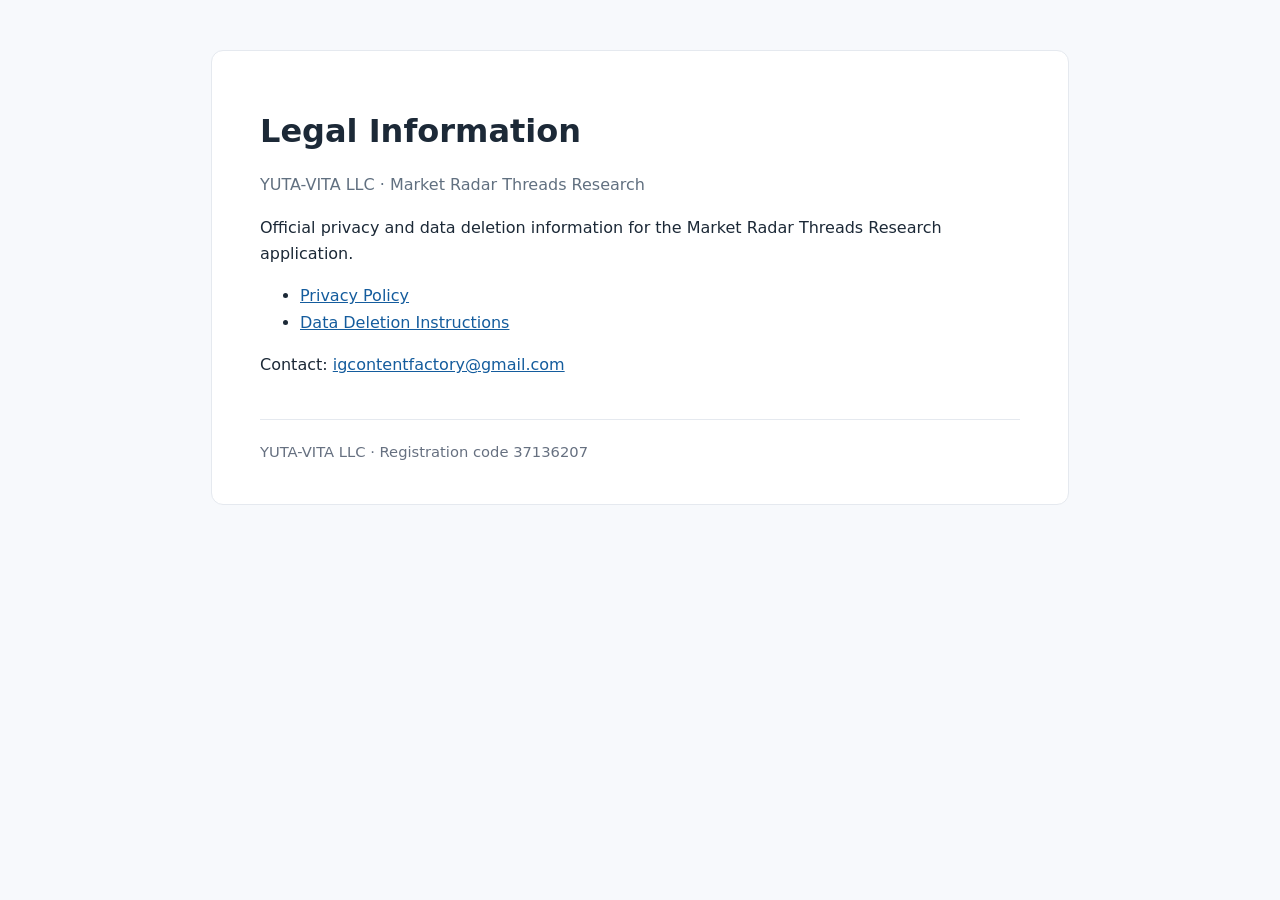
<file: index.html>
<!doctype html><html lang="en"><head><meta charset="utf-8"><meta name="viewport" content="width=device-width,initial-scale=1"><title>Legal Pages | YUTA-VITA LLC</title><link rel="stylesheet" href="styles.css"></head><body><main><h1>Legal Information</h1><p class="sub">YUTA-VITA LLC · Market Radar Threads Research</p><p>Official privacy and data deletion information for the Market Radar Threads Research application.</p><ul><li><a href="privacy-policy.html">Privacy Policy</a></li><li><a href="data-deletion.html">Data Deletion Instructions</a></li></ul><p>Contact: <a href="mailto:igcontentfactory@gmail.com">igcontentfactory@gmail.com</a></p><footer>YUTA-VITA LLC · Registration code 37136207</footer></main></body></html>
</file>
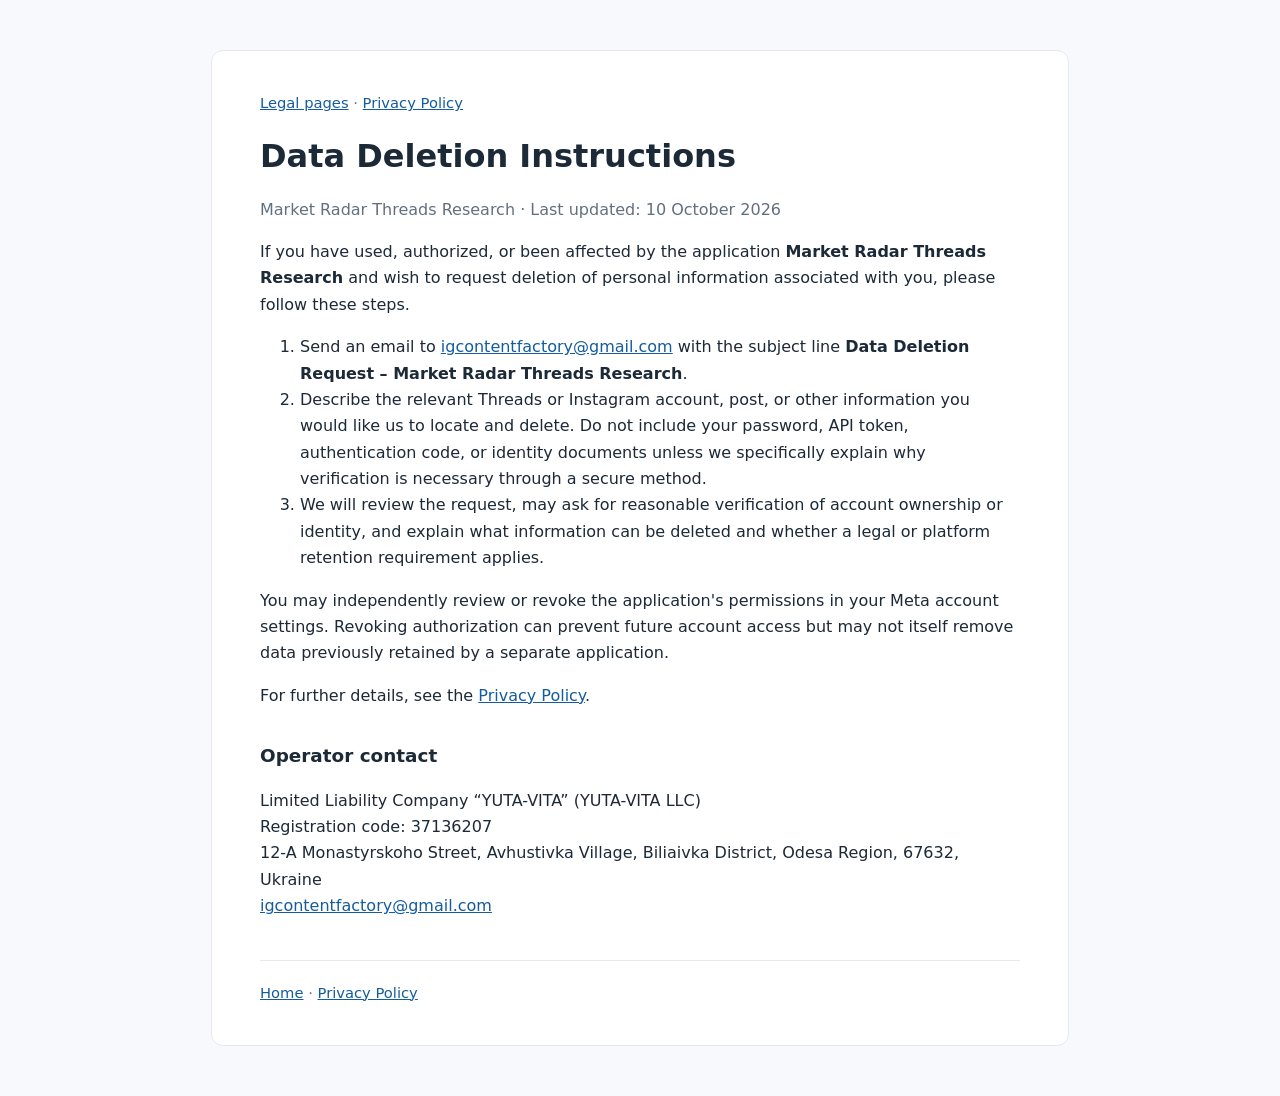
<file: data-deletion.html>
<!doctype html><html lang="en"><head><meta charset="utf-8"><meta name="viewport" content="width=device-width,initial-scale=1"><meta name="robots" content="index,follow"><title>Data Deletion Instructions | Market Radar Threads Research</title><link rel="stylesheet" href="styles.css"></head><body><main>
<nav><a href="index.html">Legal pages</a> · <a href="privacy-policy.html">Privacy Policy</a></nav><h1>Data Deletion Instructions</h1><p class="sub">Market Radar Threads Research · Last updated: 10 October 2026</p>
<p>If you have used, authorized, or been affected by the application <strong>Market Radar Threads Research</strong> and wish to request deletion of personal information associated with you, please follow these steps.</p>
<ol><li>Send an email to <a href="mailto:igcontentfactory@gmail.com?subject=Data%20Deletion%20Request%20-%20Market%20Radar%20Threads%20Research">igcontentfactory@gmail.com</a> with the subject line <strong>Data Deletion Request – Market Radar Threads Research</strong>.</li><li>Describe the relevant Threads or Instagram account, post, or other information you would like us to locate and delete. Do not include your password, API token, authentication code, or identity documents unless we specifically explain why verification is necessary through a secure method.</li><li>We will review the request, may ask for reasonable verification of account ownership or identity, and explain what information can be deleted and whether a legal or platform retention requirement applies.</li></ol>
<p>You may independently review or revoke the application's permissions in your Meta account settings. Revoking authorization can prevent future account access but may not itself remove data previously retained by a separate application.</p>
<p>For further details, see the <a href="privacy-policy.html">Privacy Policy</a>.</p><h2>Operator contact</h2><p>Limited Liability Company “YUTA-VITA” (YUTA-VITA LLC)<br>Registration code: 37136207<br>12-A Monastyrskoho Street, Avhustivka Village, Biliaivka District, Odesa Region, 67632, Ukraine<br><a href="mailto:igcontentfactory@gmail.com">igcontentfactory@gmail.com</a></p>
<footer><a href="index.html">Home</a> · <a href="privacy-policy.html">Privacy Policy</a></footer></main></body></html>
</file>
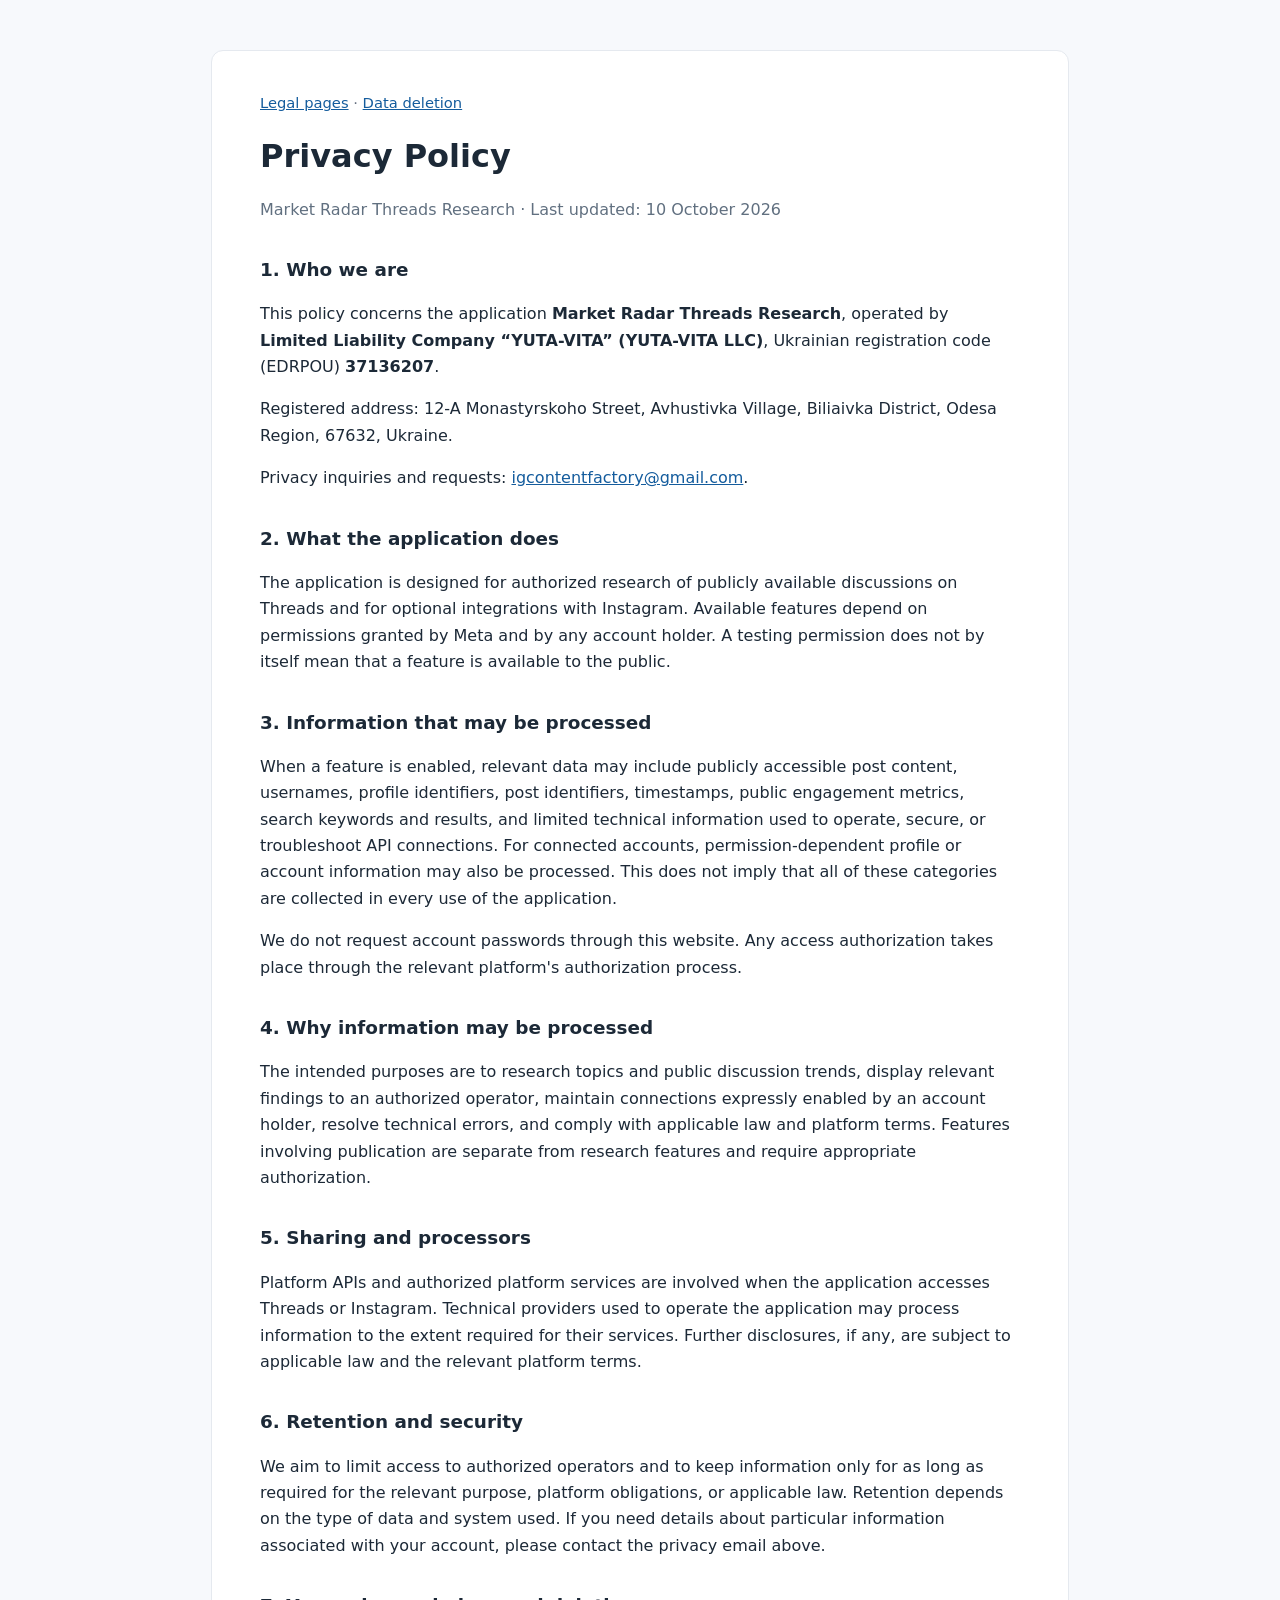
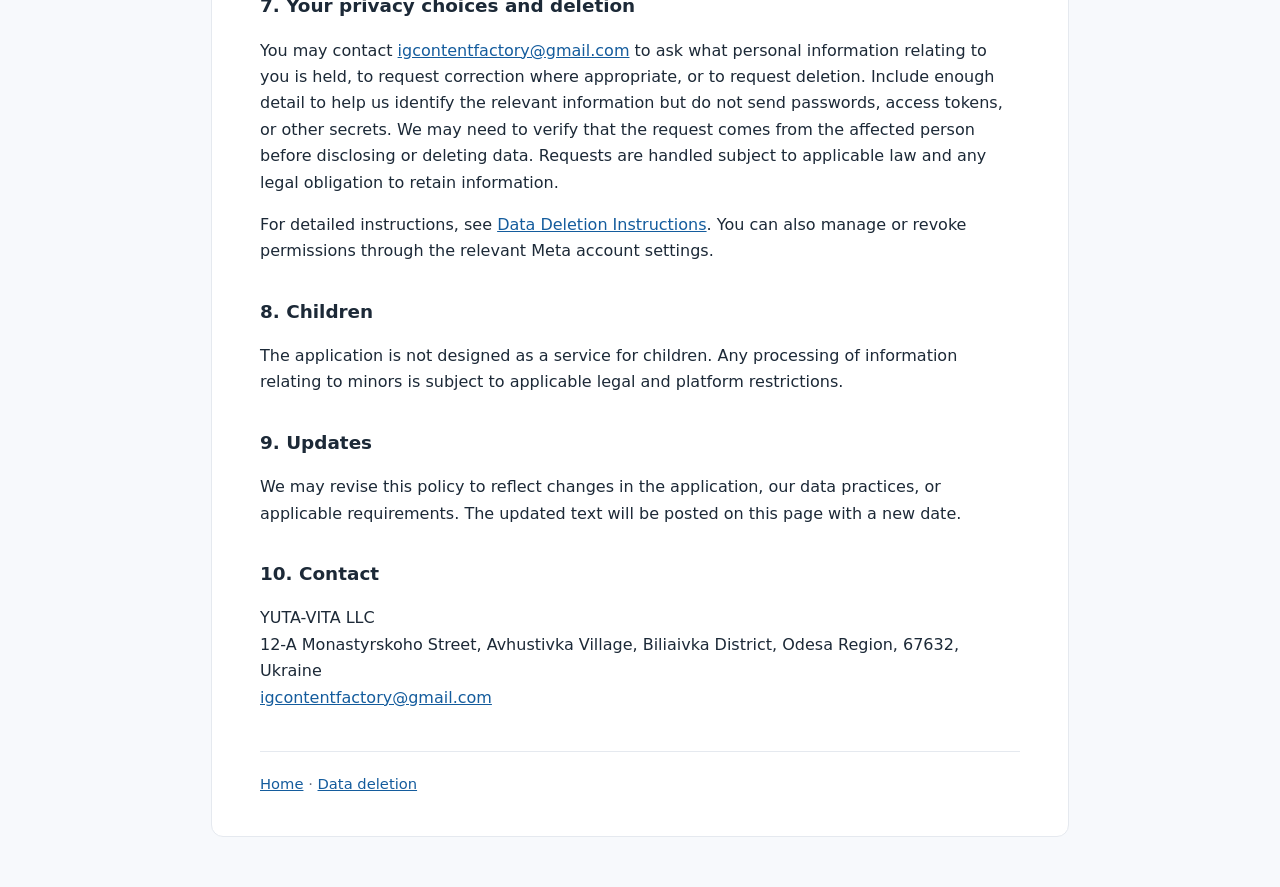
<file: privacy-policy.html>
<!doctype html>
<html lang="en"><head><meta charset="utf-8"><meta name="viewport" content="width=device-width,initial-scale=1"><meta name="robots" content="index,follow"><title>Privacy Policy | Market Radar Threads Research</title><link rel="stylesheet" href="styles.css"></head><body><main>
<nav><a href="index.html">Legal pages</a> · <a href="data-deletion.html">Data deletion</a></nav>
<h1>Privacy Policy</h1><p class="sub">Market Radar Threads Research · Last updated: 10 October 2026</p>
<h2>1. Who we are</h2><p>This policy concerns the application <strong>Market Radar Threads Research</strong>, operated by <strong>Limited Liability Company “YUTA-VITA” (YUTA-VITA LLC)</strong>, Ukrainian registration code (EDRPOU) <strong>37136207</strong>.</p><p>Registered address: 12-A Monastyrskoho Street, Avhustivka Village, Biliaivka District, Odesa Region, 67632, Ukraine.</p><p>Privacy inquiries and requests: <a href="mailto:igcontentfactory@gmail.com">igcontentfactory@gmail.com</a>.</p>
<h2>2. What the application does</h2><p>The application is designed for authorized research of publicly available discussions on Threads and for optional integrations with Instagram. Available features depend on permissions granted by Meta and by any account holder. A testing permission does not by itself mean that a feature is available to the public.</p>
<h2>3. Information that may be processed</h2><p>When a feature is enabled, relevant data may include publicly accessible post content, usernames, profile identifiers, post identifiers, timestamps, public engagement metrics, search keywords and results, and limited technical information used to operate, secure, or troubleshoot API connections. For connected accounts, permission-dependent profile or account information may also be processed. This does not imply that all of these categories are collected in every use of the application.</p><p>We do not request account passwords through this website. Any access authorization takes place through the relevant platform's authorization process.</p>
<h2>4. Why information may be processed</h2><p>The intended purposes are to research topics and public discussion trends, display relevant findings to an authorized operator, maintain connections expressly enabled by an account holder, resolve technical errors, and comply with applicable law and platform terms. Features involving publication are separate from research features and require appropriate authorization.</p>
<h2>5. Sharing and processors</h2><p>Platform APIs and authorized platform services are involved when the application accesses Threads or Instagram. Technical providers used to operate the application may process information to the extent required for their services. Further disclosures, if any, are subject to applicable law and the relevant platform terms.</p>
<h2>6. Retention and security</h2><p>We aim to limit access to authorized operators and to keep information only for as long as required for the relevant purpose, platform obligations, or applicable law. Retention depends on the type of data and system used. If you need details about particular information associated with your account, please contact the privacy email above.</p>
<h2>7. Your privacy choices and deletion</h2><p>You may contact <a href="mailto:igcontentfactory@gmail.com">igcontentfactory@gmail.com</a> to ask what personal information relating to you is held, to request correction where appropriate, or to request deletion. Include enough detail to help us identify the relevant information but do not send passwords, access tokens, or other secrets. We may need to verify that the request comes from the affected person before disclosing or deleting data. Requests are handled subject to applicable law and any legal obligation to retain information.</p><p>For detailed instructions, see <a href="data-deletion.html">Data Deletion Instructions</a>. You can also manage or revoke permissions through the relevant Meta account settings.</p>
<h2>8. Children</h2><p>The application is not designed as a service for children. Any processing of information relating to minors is subject to applicable legal and platform restrictions.</p>
<h2>9. Updates</h2><p>We may revise this policy to reflect changes in the application, our data practices, or applicable requirements. The updated text will be posted on this page with a new date.</p>
<h2>10. Contact</h2><p>YUTA-VITA LLC<br>12-A Monastyrskoho Street, Avhustivka Village, Biliaivka District, Odesa Region, 67632, Ukraine<br><a href="mailto:igcontentfactory@gmail.com">igcontentfactory@gmail.com</a></p>
<footer><a href="index.html">Home</a> · <a href="data-deletion.html">Data deletion</a></footer>
</main></body></html>
</file>
<file: styles.css>
:root{color-scheme:light;font-family:system-ui,-apple-system,Segoe UI,Arial,sans-serif;color:#1c2937;background:#f7f9fc}body{margin:0}main{background:white;max-width:760px;margin:50px auto;padding:40px 48px;border:1px solid #e5e9ef;border-radius:12px;line-height:1.65}h1{font-size:2rem;line-height:1.2}h2{font-size:1.15rem;margin-top:2rem}p,li{font-size:1rem}.sub{color:#617080}a{color:#145c9d}nav,footer{font-size:.92rem;color:#667080}footer{border-top:1px solid #e5e9ef;margin-top:40px;padding-top:20px}@media(max-width:820px){main{margin:0;border:0;border-radius:0;padding:28px 22px}}
</file>
